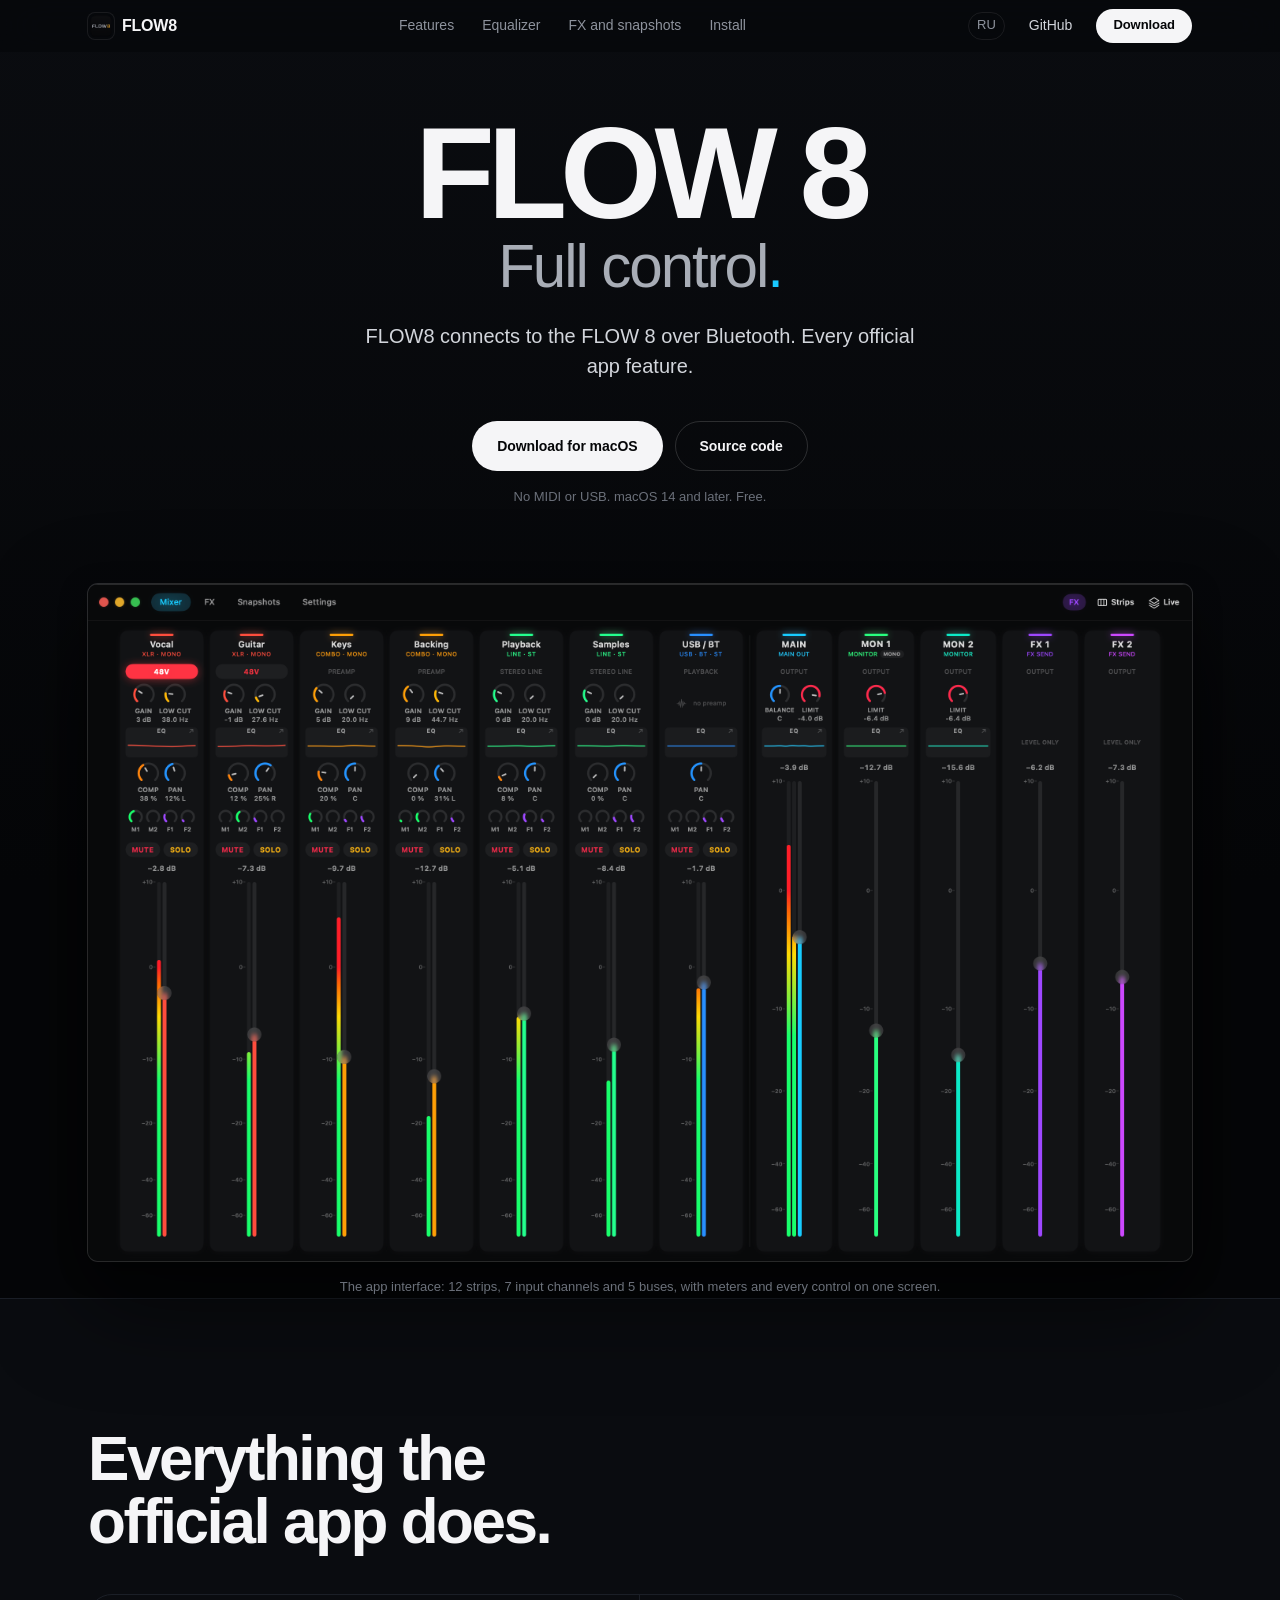
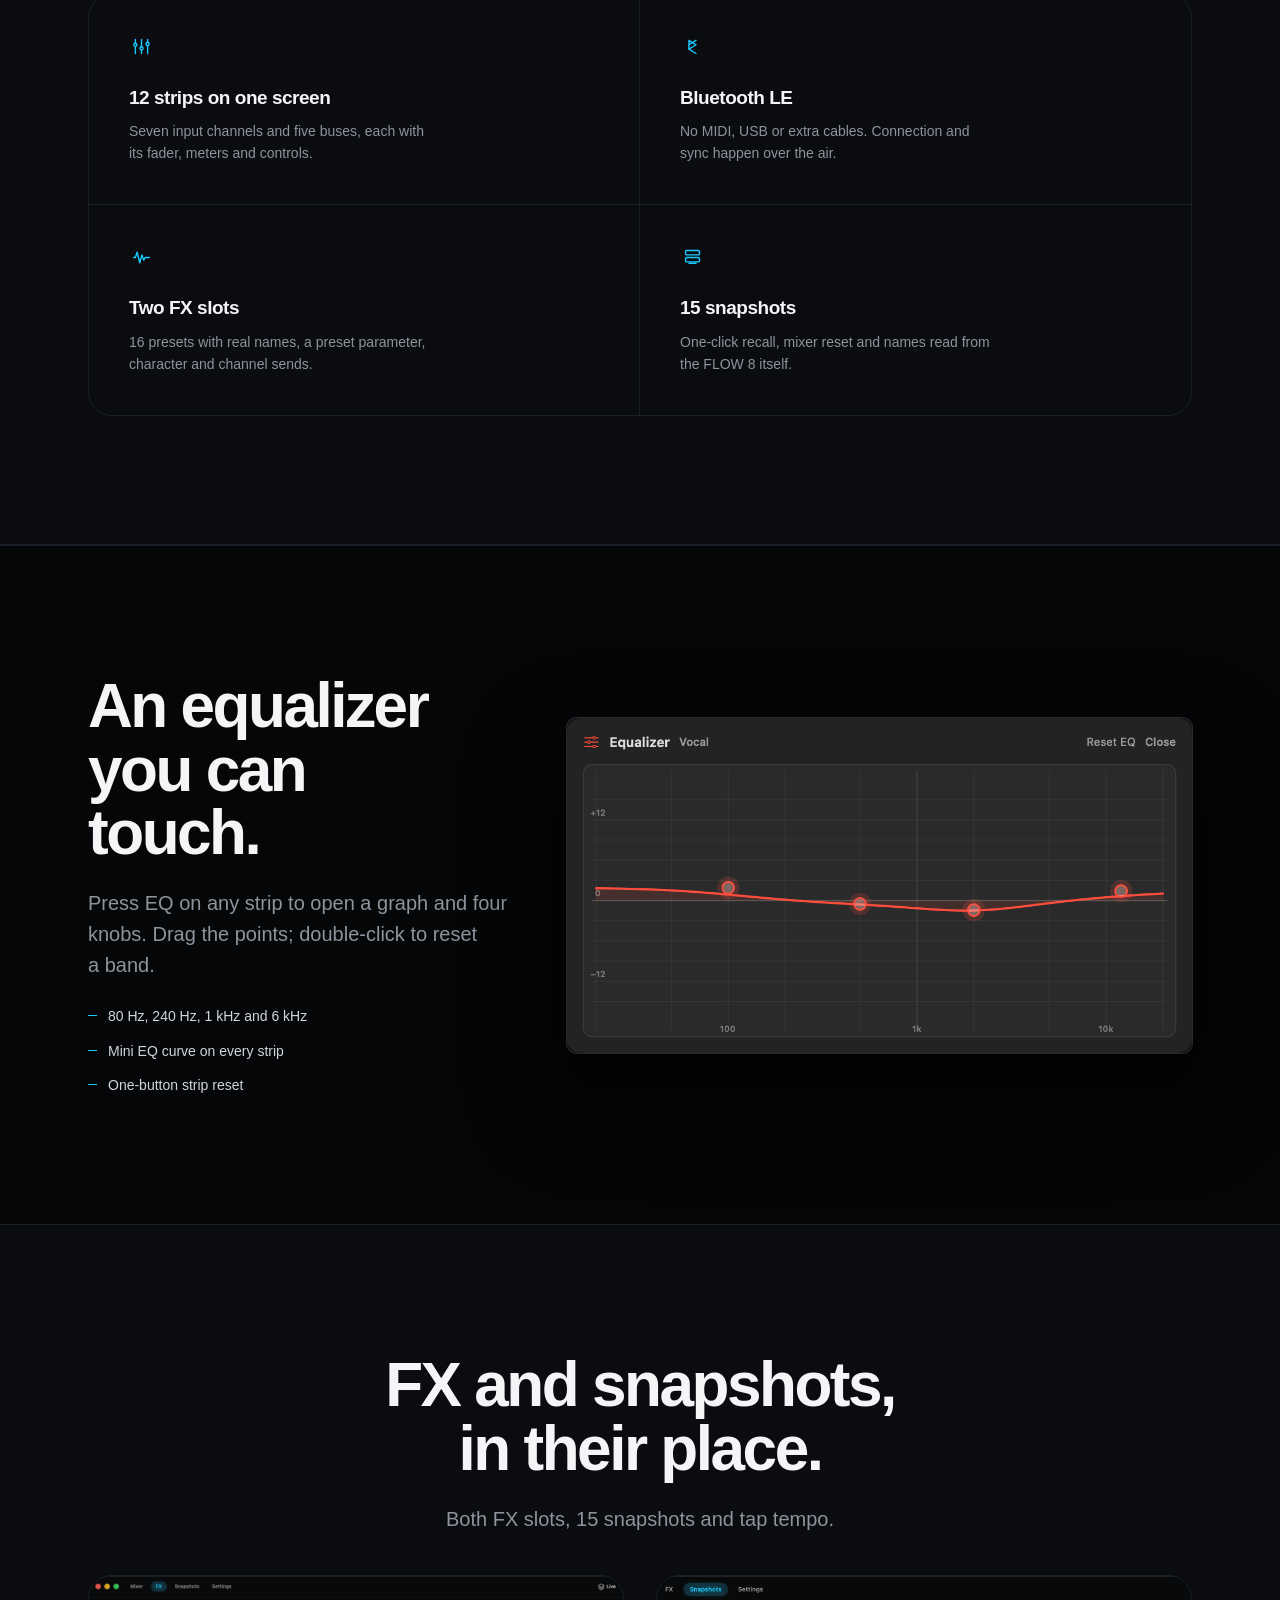
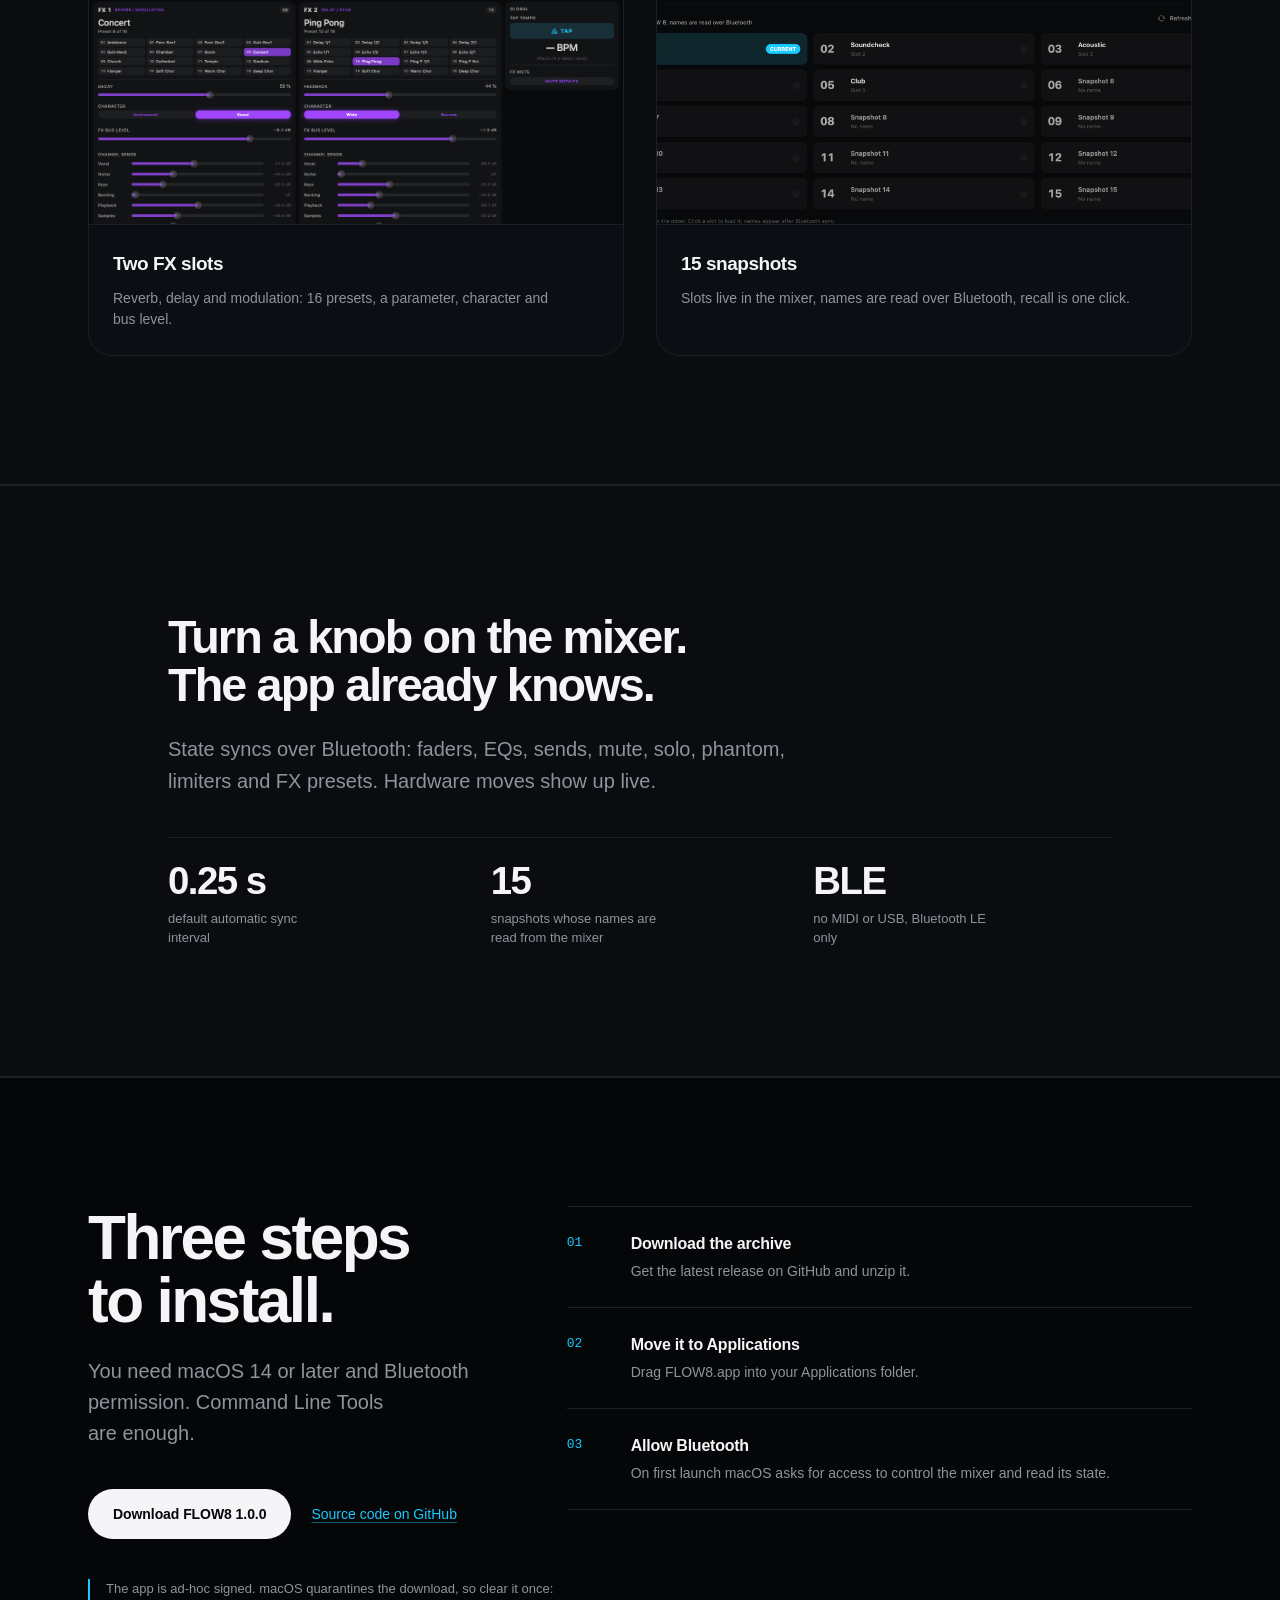
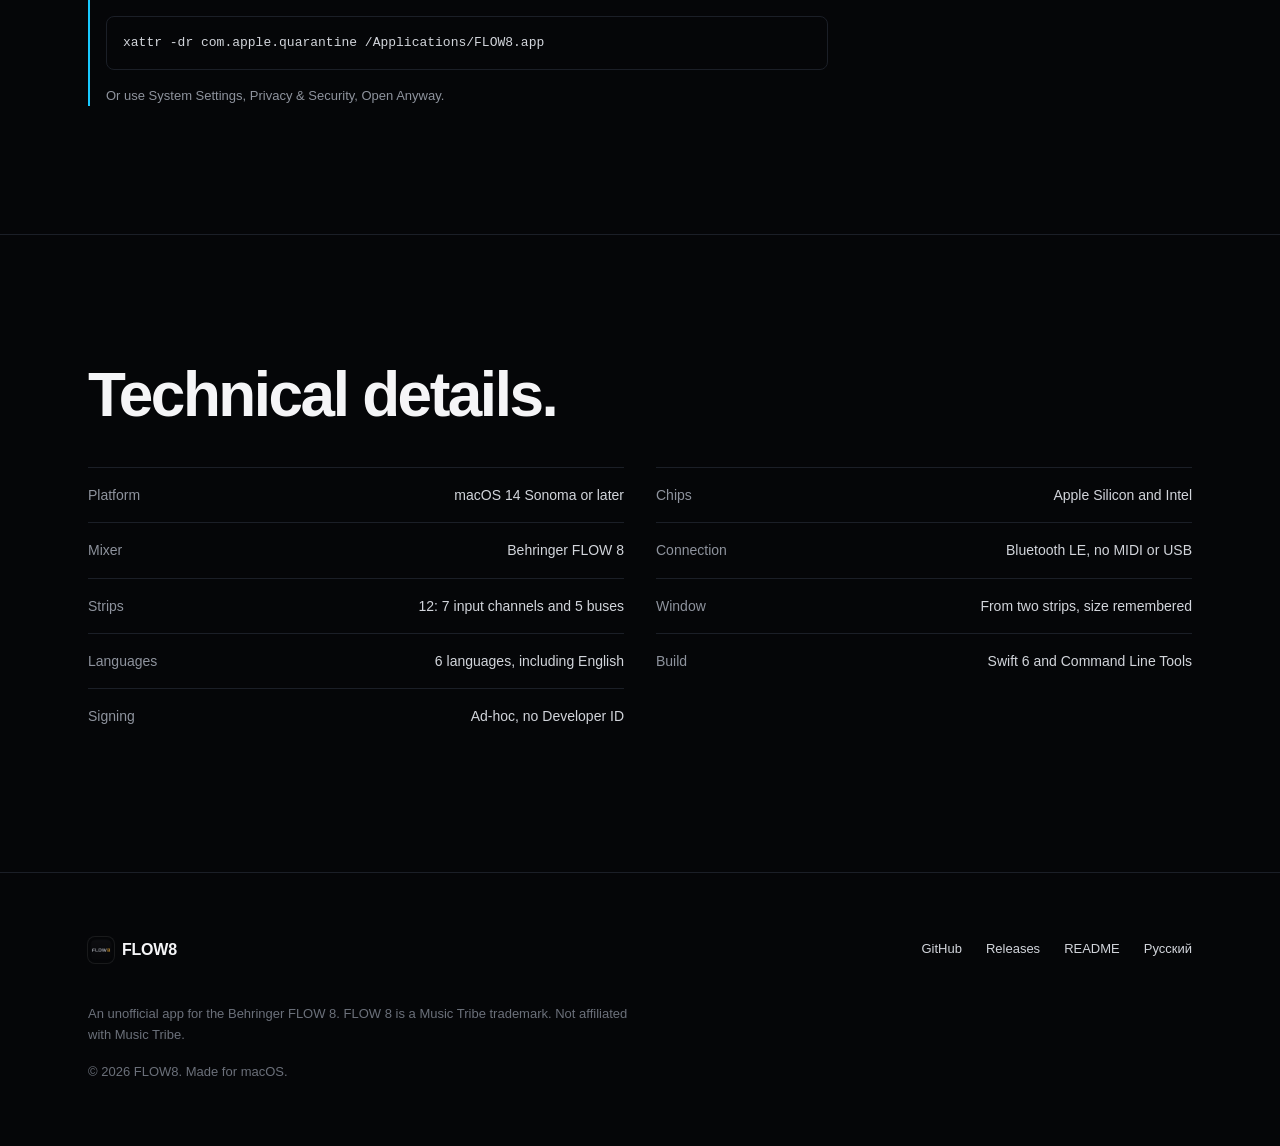
<file: docs/index.html>
<!doctype html>
<html lang="en">
<head>
  <meta charset="utf-8">
  <meta name="viewport" content="width=device-width, initial-scale=1">
  <title>FLOW8: full control of the Behringer FLOW 8 over Bluetooth</title>
  <meta name="description" content="A native macOS app that controls the Behringer FLOW 8 over Bluetooth: every channel, EQ, FX and snapshot. The full feature set of the official app, without MIDI or USB.">
  <meta name="theme-color" content="#050608">
  <link rel="canonical" href="https://repentov-dev.github.io/FLOW8/">
  <link rel="alternate" hreflang="en" href="https://repentov-dev.github.io/FLOW8/">
  <link rel="alternate" hreflang="ru" href="https://repentov-dev.github.io/FLOW8/ru/">
  <link rel="alternate" hreflang="x-default" href="https://repentov-dev.github.io/FLOW8/">
  <link rel="icon" type="image/png" href="assets/app-icon.png">
  <link rel="apple-touch-icon" href="assets/apple-touch-icon.png">
  <link rel="preload" as="image" href="assets/flow8-mixer.png">

  <meta property="og:type" content="website">
  <meta property="og:locale" content="en_US">
  <meta property="og:locale:alternate" content="ru_RU">
  <meta property="og:title" content="FLOW8: full control of the Behringer FLOW 8 over Bluetooth">
  <meta property="og:description" content="Every channel, EQ, FX and snapshot in a native macOS app. Connects to the mixer over Bluetooth, without MIDI or USB.">
  <meta property="og:url" content="https://repentov-dev.github.io/FLOW8/">
  <meta property="og:image" content="https://repentov-dev.github.io/FLOW8/assets/social-preview.png">
  <meta property="og:image:width" content="1280">
  <meta property="og:image:height" content="640">
  <meta name="twitter:card" content="summary_large_image">

  <link rel="stylesheet" href="css/site.css">
</head>
<body>
  <a class="skip-link" href="#main">Skip to content</a>

  <header class="nav" data-nav>
    <div class="nav-inner container">
      <a class="brand" href="#top" aria-label="FLOW8, back to top">
        <img src="assets/app-icon.png" width="26" height="26" alt="">
        <span>FLOW8</span>
      </a>

      <nav class="nav-links" aria-label="Primary">
        <a href="#features">Features</a>
        <a href="#eq">Equalizer</a>
        <a href="#fx">FX and snapshots</a>
        <a href="#install">Install</a>
      </nav>

      <div class="nav-actions">
        <a class="lang-switch" href="ru/" hreflang="ru" lang="ru" aria-label="Switch to Russian">RU</a>
        <a class="nav-github" href="https://github.com/repentov-dev/FLOW8">GitHub</a>
        <a class="btn btn-primary btn-small" href="https://github.com/repentov-dev/FLOW8/releases/latest">Download</a>
      </div>
    </div>
  </header>

  <main id="main">
    <section class="hero" id="top">
      <div class="container hero-copy">
        <h1>
          <span class="hero-name">FLOW 8</span>
          <span class="hero-line">Full control<span class="hero-dot">.</span></span>
        </h1>
        <p class="hero-lead">FLOW8 connects to the FLOW 8 over Bluetooth. Every official app feature.</p>
        <div class="hero-actions">
          <a class="btn btn-primary" href="https://github.com/repentov-dev/FLOW8/releases/latest">Download for macOS</a>
          <a class="btn btn-ghost" href="https://github.com/repentov-dev/FLOW8">Source code</a>
        </div>
        <p class="hero-facts">No MIDI or USB. macOS 14 and later. Free.</p>
      </div>

      <div class="hero-stage">
        <figure class="shot shot-hero">
          <div class="shot-frame">
            <img src="assets/flow8-mixer.png" width="2800" height="1718" fetchpriority="high"
                 alt="The FLOW8 window with seven channels and five buses, including faders, knobs, equalizers and level meters.">
          </div>
          <figcaption>The app interface: 12 strips, 7 input channels and 5 buses, with meters and every control on one screen.</figcaption>
        </figure>
      </div>
    </section>

    <section class="section section-features" id="features">
      <div class="container">
        <header class="section-head reveal">
          <h2>Everything the official app does.</h2>
        </header>

        <div class="feature-grid reveal" data-delay="1">
          <article class="feature">
            <div class="feature-icon" aria-hidden="true">
              <svg viewBox="0 0 24 24">
                <path d="M5 4v4M5 12v8M12 4v8M12 16v4M19 4v3M19 11v9"/>
                <circle cx="5" cy="10" r="1.8"/>
                <circle cx="12" cy="14" r="1.8"/>
                <circle cx="19" cy="9" r="1.8"/>
              </svg>
            </div>
            <h3>12 strips on one screen</h3>
            <p>Seven input channels and five buses, each with its fader, meters and controls.</p>
          </article>

          <article class="feature">
            <div class="feature-icon" aria-hidden="true">
              <svg viewBox="0 0 24 24">
                <path d="M8 5l8 5-8 5V5z"/>
                <path d="M8 15l8 5"/>
                <path d="M16 5l-8 5"/>
              </svg>
            </div>
            <h3>Bluetooth LE</h3>
            <p>No MIDI, USB or extra cables. Connection and sync happen over the air.</p>
          </article>

          <article class="feature">
            <div class="feature-icon" aria-hidden="true">
              <svg viewBox="0 0 24 24">
                <path d="M3 12h2l2-6 3 12 2.5-9 2 6 1.5-3h5"/>
              </svg>
            </div>
            <h3>Two FX slots</h3>
            <p>16 presets with real names, a preset parameter, character and channel sends.</p>
          </article>

          <article class="feature">
            <div class="feature-icon" aria-hidden="true">
              <svg viewBox="0 0 24 24">
                <rect x="4" y="4" width="16" height="5" rx="1.4"/>
                <rect x="4" y="12" width="16" height="5" rx="1.4"/>
                <path d="M8 18.5h8"/>
              </svg>
            </div>
            <h3>15 snapshots</h3>
            <p>One-click recall, mixer reset and names read from the FLOW 8 itself.</p>
          </article>
        </div>
      </div>
    </section>

    <section class="section" id="eq">
      <div class="container split reveal">
        <div class="split-copy">
          <h2>An equalizer you can touch.</h2>
          <p>Press EQ on any strip to open a graph and four knobs. Drag the points; double-click to reset a band.</p>
          <ul class="ticks">
            <li>80 Hz, 240 Hz, 1 kHz and 6 kHz</li>
            <li>Mini EQ curve on every strip</li>
            <li>One-button strip reset</li>
          </ul>
        </div>

        <figure class="shot shot-eq">
          <div class="shot-frame">
            <img src="assets/flow8-eq.png" width="1120" height="600" loading="lazy"
                 alt="The FLOW8 equalizer window with an EQ curve and four draggable points at 80 Hz, 240 Hz, 1 kHz and 6 kHz.">
          </div>
        </figure>
      </div>
    </section>

    <section class="section section-features" id="fx">
      <div class="container">
        <header class="section-head center reveal">
          <h2>FX and snapshots, in their place.</h2>
          <p>Both FX slots, 15 snapshots and tap tempo.</p>
        </header>

        <div class="cards-2">
          <article class="card reveal">
            <div class="card-media">
              <img src="assets/flow8-fx.png" width="2360" height="1146" loading="lazy"
                   alt="The FLOW8 FX page with two slots, presets, parameters and sends for every channel.">
            </div>
            <div class="card-body">
              <h3>Two FX slots</h3>
              <p>Reverb, delay and modulation: 16 presets, a parameter, character and bus level.</p>
            </div>
          </article>

          <article class="card reveal" data-delay="1">
            <div class="card-media">
              <img src="assets/flow8-snapshots.png" width="2360" height="850" loading="lazy"
                   alt="The FLOW8 snapshots page with fifteen slots, named presets and the current slot highlighted.">
            </div>
            <div class="card-body">
              <h3>15 snapshots</h3>
              <p>Slots live in the mixer, names are read over Bluetooth, recall is one click.</p>
            </div>
          </article>
        </div>
      </div>
    </section>

    <section class="section section-sync" id="sync">
      <div class="container sync reveal">
        <h2>Turn a knob on the mixer. The app already knows.</h2>
        <p>State syncs over Bluetooth: faders, EQs, sends, mute, solo, phantom, limiters and FX presets. Hardware moves show up live.</p>

        <div class="sync-metrics">
          <div>
            <strong>0.25 s</strong>
            <span>default automatic sync interval</span>
          </div>
          <div>
            <strong>15</strong>
            <span>snapshots whose names are read from the mixer</span>
          </div>
          <div>
            <strong>BLE</strong>
            <span>no MIDI or USB, Bluetooth LE only</span>
          </div>
        </div>
      </div>
    </section>

    <section class="section" id="install">
      <div class="container">
        <div class="install-grid reveal">
          <div class="install-copy">
            <h2>Three steps to install.</h2>
            <p>You need macOS 14 or later and Bluetooth permission. Command Line Tools are enough.</p>
            <div class="install-actions">
              <a class="btn btn-primary" href="https://github.com/repentov-dev/FLOW8/releases/latest">Download FLOW8 1.0.0</a>
              <a class="text-link" href="https://github.com/repentov-dev/FLOW8">Source code on GitHub</a>
            </div>
          </div>

          <ol class="steps">
            <li>
              <div>
                <h3>Download the archive</h3>
                <p>Get the latest release on GitHub and unzip it.</p>
              </div>
            </li>
            <li>
              <div>
                <h3>Move it to Applications</h3>
                <p>Drag FLOW8.app into your Applications folder.</p>
              </div>
            </li>
            <li>
              <div>
                <h3>Allow Bluetooth</h3>
                <p>On first launch macOS asks for access to control the mixer and read its state.</p>
              </div>
            </li>
          </ol>
        </div>

        <div class="install-note reveal">
          <p>The app is ad-hoc signed. macOS quarantines the download, so clear it once:</p>
          <pre><code>xattr -dr com.apple.quarantine /Applications/FLOW8.app</code></pre>
          <p>Or use System Settings, Privacy &amp; Security, Open Anyway.</p>
        </div>
      </div>
    </section>

    <section class="section" id="specs">
      <div class="container">
        <header class="section-head reveal">
          <h2>Technical details.</h2>
        </header>

        <dl class="specs reveal" data-delay="1">
          <div>
            <dt>Platform</dt>
            <dd>macOS 14 Sonoma or later</dd>
          </div>
          <div>
            <dt>Chips</dt>
            <dd>Apple Silicon and Intel</dd>
          </div>
          <div>
            <dt>Mixer</dt>
            <dd>Behringer FLOW 8</dd>
          </div>
          <div>
            <dt>Connection</dt>
            <dd>Bluetooth LE, no MIDI or USB</dd>
          </div>
          <div>
            <dt>Strips</dt>
            <dd>12: 7 input channels and 5 buses</dd>
          </div>
          <div>
            <dt>Window</dt>
            <dd>From two strips, size remembered</dd>
          </div>
          <div>
            <dt>Languages</dt>
            <dd>6 languages, including English</dd>
          </div>
          <div>
            <dt>Build</dt>
            <dd>Swift 6 and Command Line Tools</dd>
          </div>
          <div>
            <dt>Signing</dt>
            <dd>Ad-hoc, no Developer ID</dd>
          </div>
        </dl>
      </div>
    </section>
  </main>

  <footer class="footer">
    <div class="container">
      <div class="footer-top">
        <a class="brand" href="#top" aria-label="FLOW8, back to top">
          <img src="assets/app-icon.png" width="26" height="26" alt="">
          <span>FLOW8</span>
        </a>
        <nav class="footer-links" aria-label="Links">
          <a href="https://github.com/repentov-dev/FLOW8">GitHub</a>
          <a href="https://github.com/repentov-dev/FLOW8/releases">Releases</a>
          <a href="https://github.com/repentov-dev/FLOW8#readme">README</a>
          <a href="ru/" hreflang="ru" lang="ru">Русский</a>
        </nav>
      </div>
      <p class="footer-note">An unofficial app for the Behringer FLOW 8. FLOW 8 is a Music Tribe trademark. Not affiliated with Music Tribe.</p>
      <p class="footer-legal">© 2026 FLOW8. Made for macOS.</p>
    </div>
  </footer>

  <script src="js/site.js" defer></script>
</body>
</html>
</file>
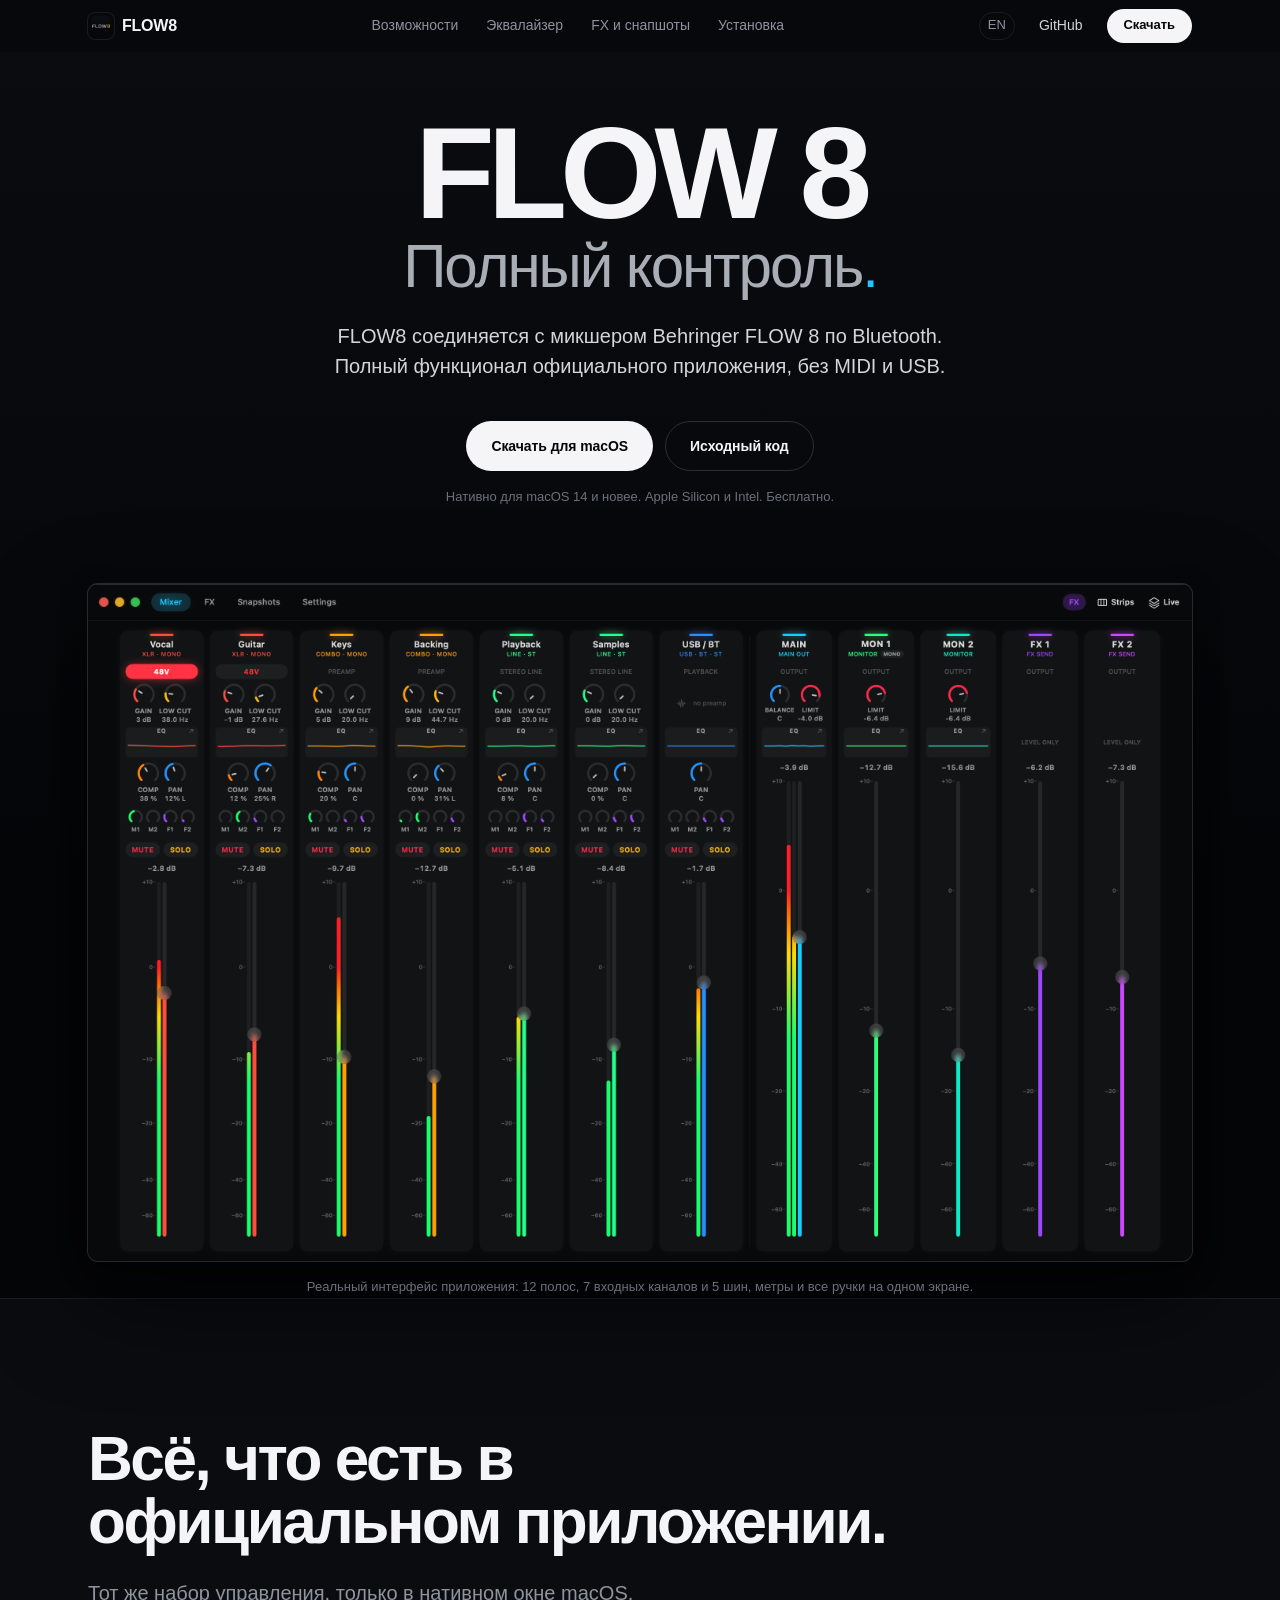
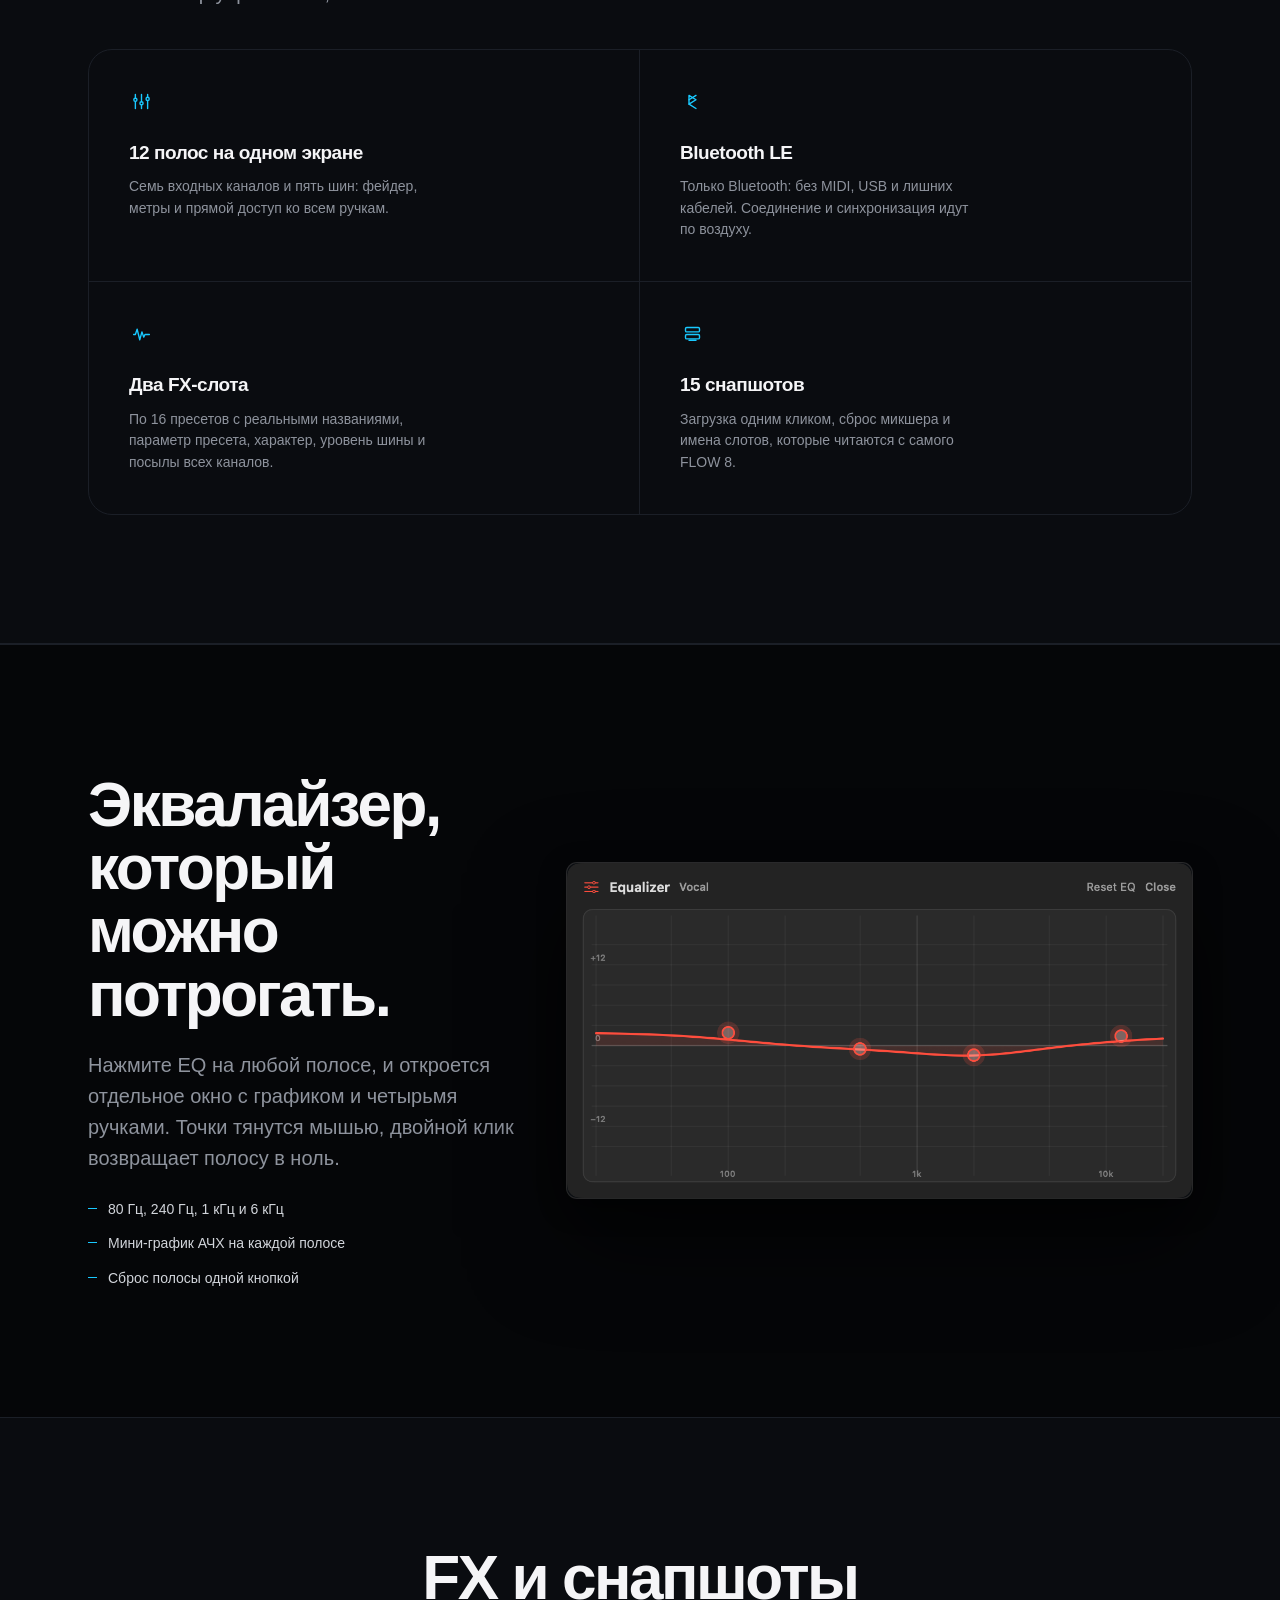
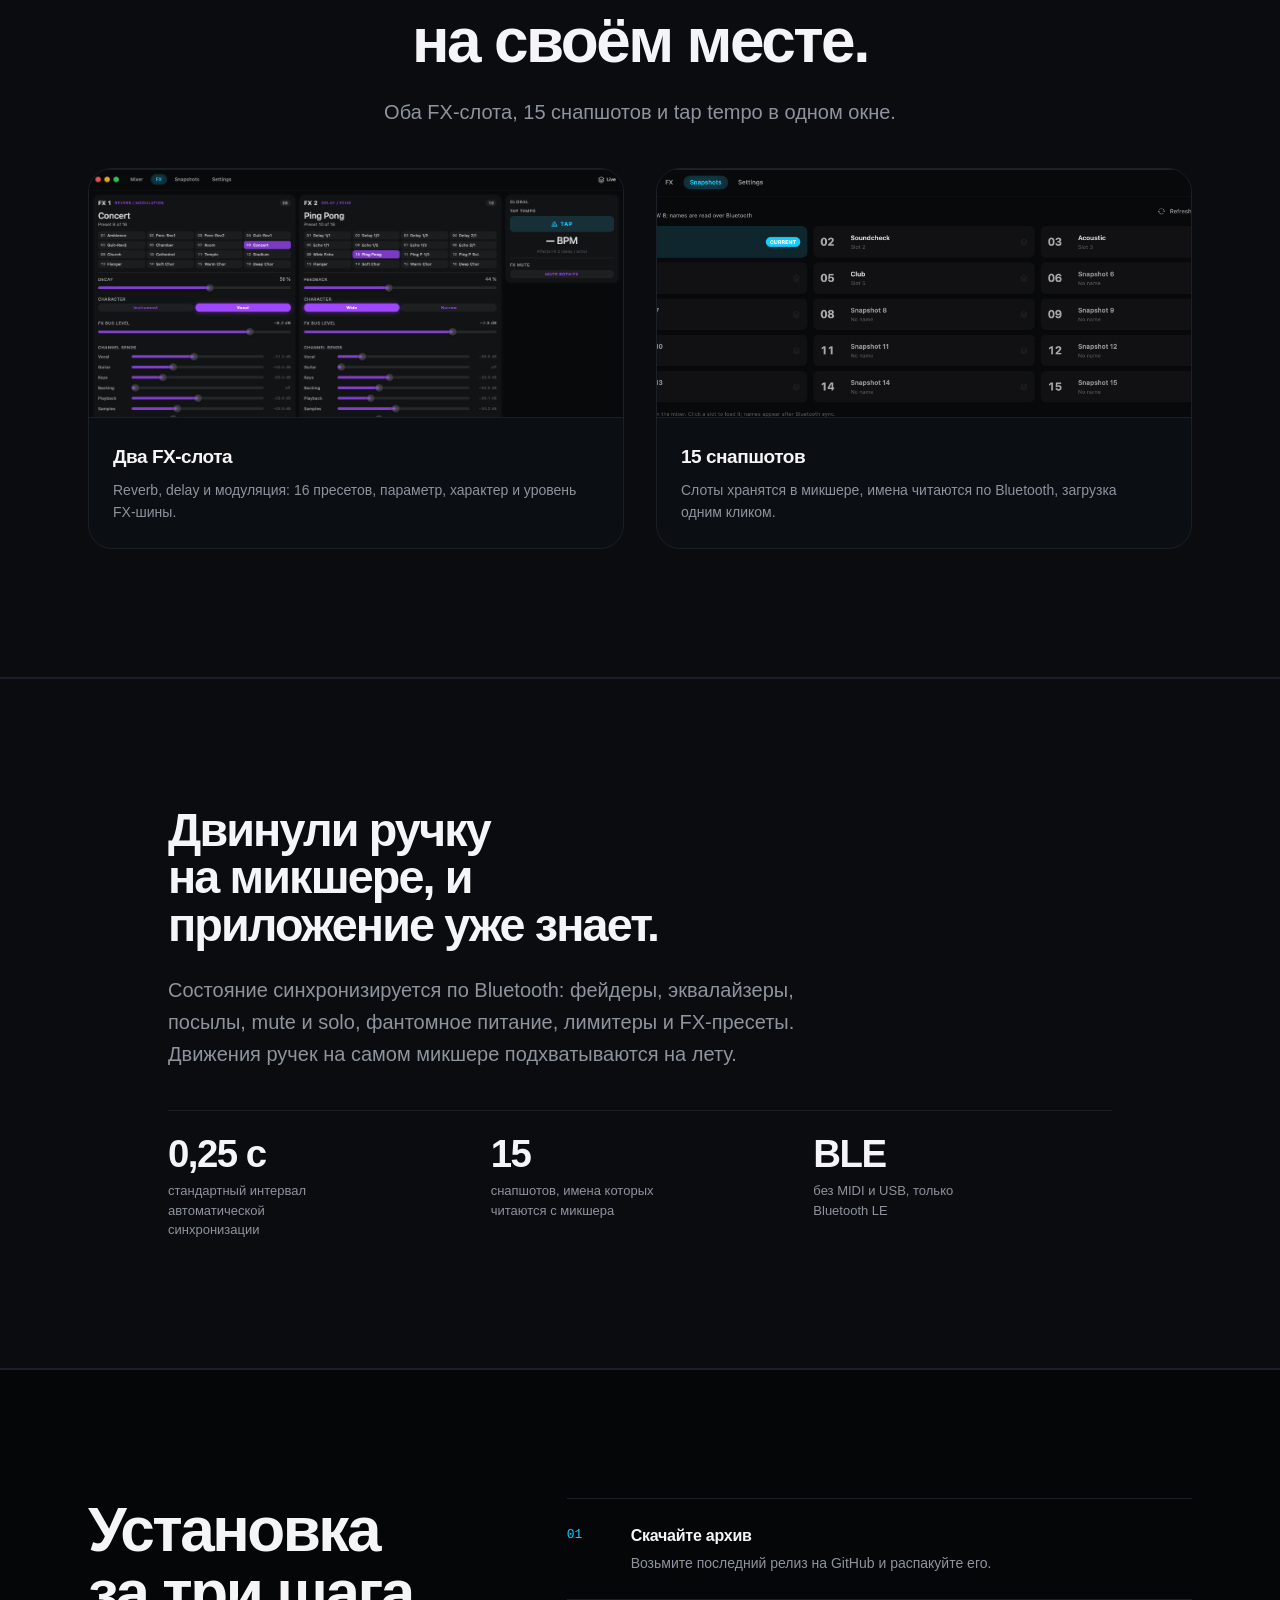
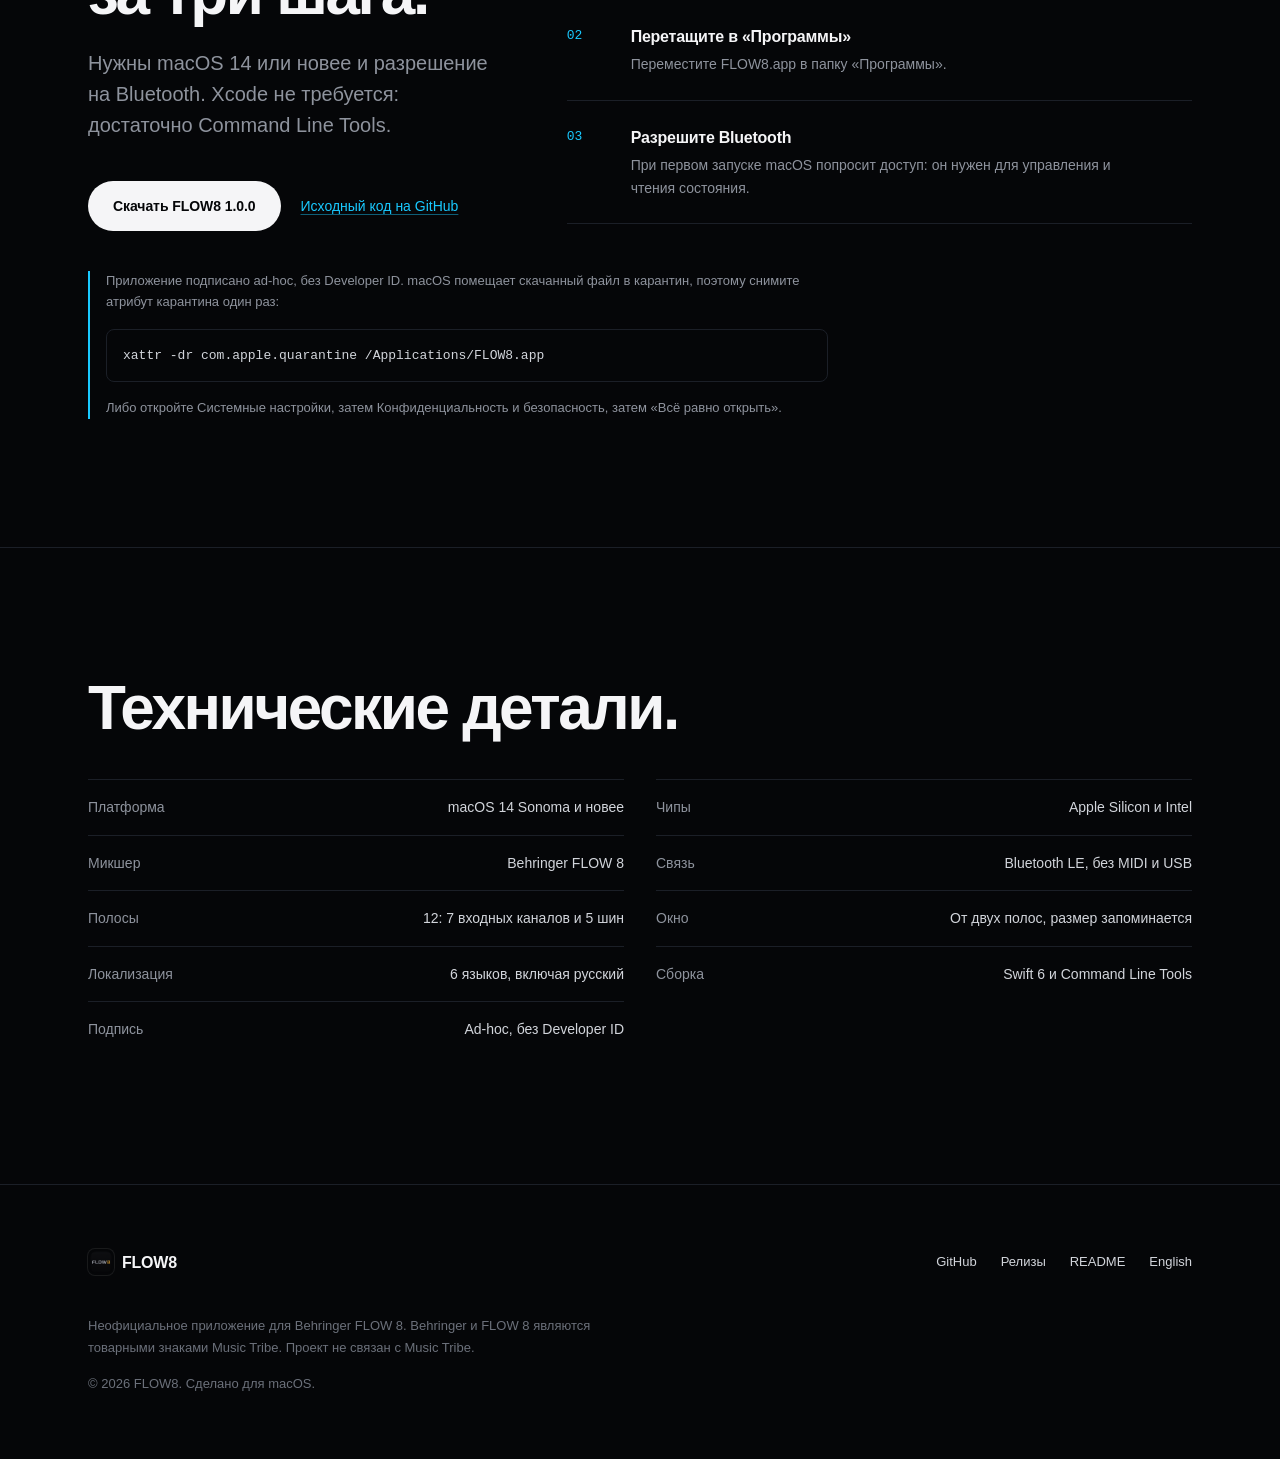
<file: docs/ru/index.html>
<!doctype html>
<html lang="ru">
<head>
  <meta charset="utf-8">
  <meta name="viewport" content="width=device-width, initial-scale=1">
  <title>FLOW8: полный контроль над Behringer FLOW 8 по Bluetooth</title>
  <meta name="description" content="Нативное приложение для macOS управляет микшером Behringer FLOW 8 по Bluetooth: все каналы, эквалайзер, FX и снапшоты. Полный функционал официального приложения, без MIDI и USB.">
  <meta name="theme-color" content="#050608">
  <link rel="canonical" href="https://repentov-dev.github.io/FLOW8/ru/">
  <link rel="alternate" hreflang="en" href="https://repentov-dev.github.io/FLOW8/">
  <link rel="alternate" hreflang="ru" href="https://repentov-dev.github.io/FLOW8/ru/">
  <link rel="alternate" hreflang="x-default" href="https://repentov-dev.github.io/FLOW8/">
  <link rel="icon" type="image/png" href="../assets/app-icon.png">
  <link rel="apple-touch-icon" href="../assets/apple-touch-icon.png">
  <link rel="preload" as="image" href="../assets/flow8-mixer.png">

  <meta property="og:type" content="website">
  <meta property="og:locale" content="ru_RU">
  <meta property="og:locale:alternate" content="en_US">
  <meta property="og:title" content="FLOW8: полный контроль над Behringer FLOW 8 по Bluetooth">
  <meta property="og:description" content="Все каналы, эквалайзер, FX и снапшоты в нативном приложении для macOS. Подключение к микшеру по Bluetooth, без MIDI и USB.">
  <meta property="og:url" content="https://repentov-dev.github.io/FLOW8/ru/">
  <meta property="og:image" content="https://repentov-dev.github.io/FLOW8/assets/social-preview.png">
  <meta property="og:image:width" content="1280">
  <meta property="og:image:height" content="640">
  <meta name="twitter:card" content="summary_large_image">

  <link rel="stylesheet" href="../css/site.css">
</head>
<body>
  <a class="skip-link" href="#main">Перейти к содержимому</a>

  <header class="nav" data-nav>
    <div class="nav-inner container">
      <a class="brand" href="#top" aria-label="FLOW8, наверх">
        <img src="../assets/app-icon.png" width="26" height="26" alt="">
        <span>FLOW8</span>
      </a>

      <nav class="nav-links" aria-label="Основная навигация">
        <a href="#features">Возможности</a>
        <a href="#eq">Эквалайзер</a>
        <a href="#fx">FX и снапшоты</a>
        <a href="#install">Установка</a>
      </nav>

      <div class="nav-actions">
        <a class="lang-switch" href="../" hreflang="en" lang="en" aria-label="Switch to English">EN</a>
        <a class="nav-github" href="https://github.com/repentov-dev/FLOW8">GitHub</a>
        <a class="btn btn-primary btn-small" href="https://github.com/repentov-dev/FLOW8/releases/latest">Скачать</a>
      </div>
    </div>
  </header>

  <main id="main">
    <section class="hero" id="top">
      <div class="container hero-copy">
        <h1>
          <span class="hero-name">FLOW 8</span>
          <span class="hero-line">Полный контроль<span class="hero-dot">.</span></span>
        </h1>
        <p class="hero-lead">FLOW8 соединяется с микшером Behringer FLOW 8 по Bluetooth. Полный функционал официального приложения, без MIDI и USB.</p>
        <div class="hero-actions">
          <a class="btn btn-primary" href="https://github.com/repentov-dev/FLOW8/releases/latest">Скачать для macOS</a>
          <a class="btn btn-ghost" href="https://github.com/repentov-dev/FLOW8">Исходный код</a>
        </div>
        <p class="hero-facts">Нативно для macOS 14 и новее. Apple Silicon и Intel. Бесплатно.</p>
      </div>

      <div class="hero-stage">
        <figure class="shot shot-hero">
          <div class="shot-frame">
            <img src="../assets/flow8-mixer.png" width="2800" height="1718" fetchpriority="high"
                 alt="Окно FLOW8: семь каналов и пять шин с фейдерами, ручками, эквалайзерами и метрами уровня.">
          </div>
          <figcaption>Реальный интерфейс приложения: 12 полос, 7 входных каналов и 5 шин, метры и все ручки на одном экране.</figcaption>
        </figure>
      </div>
    </section>

    <section class="section section-features" id="features">
      <div class="container">
        <header class="section-head reveal">
          <h2>Всё, что есть в официальном приложении.</h2>
          <p>Тот же набор управления, только в нативном окне macOS.</p>
        </header>

        <div class="feature-grid reveal" data-delay="1">
          <article class="feature">
            <div class="feature-icon" aria-hidden="true">
              <svg viewBox="0 0 24 24">
                <path d="M5 4v4M5 12v8M12 4v8M12 16v4M19 4v3M19 11v9"/>
                <circle cx="5" cy="10" r="1.8"/>
                <circle cx="12" cy="14" r="1.8"/>
                <circle cx="19" cy="9" r="1.8"/>
              </svg>
            </div>
            <h3>12 полос на одном экране</h3>
            <p>Семь входных каналов и пять шин: фейдер, метры и прямой доступ ко всем ручкам.</p>
          </article>

          <article class="feature">
            <div class="feature-icon" aria-hidden="true">
              <svg viewBox="0 0 24 24">
                <path d="M8 5l8 5-8 5V5z"/>
                <path d="M8 15l8 5"/>
                <path d="M16 5l-8 5"/>
              </svg>
            </div>
            <h3>Bluetooth LE</h3>
            <p>Только Bluetooth: без MIDI, USB и лишних кабелей. Соединение и синхронизация идут по воздуху.</p>
          </article>

          <article class="feature">
            <div class="feature-icon" aria-hidden="true">
              <svg viewBox="0 0 24 24">
                <path d="M3 12h2l2-6 3 12 2.5-9 2 6 1.5-3h5"/>
              </svg>
            </div>
            <h3>Два FX-слота</h3>
            <p>По 16 пресетов с реальными названиями, параметр пресета, характер, уровень шины и посылы всех каналов.</p>
          </article>

          <article class="feature">
            <div class="feature-icon" aria-hidden="true">
              <svg viewBox="0 0 24 24">
                <rect x="4" y="4" width="16" height="5" rx="1.4"/>
                <rect x="4" y="12" width="16" height="5" rx="1.4"/>
                <path d="M8 18.5h8"/>
              </svg>
            </div>
            <h3>15 снапшотов</h3>
            <p>Загрузка одним кликом, сброс микшера и имена слотов, которые читаются с самого FLOW 8.</p>
          </article>
        </div>
      </div>
    </section>

    <section class="section" id="eq">
      <div class="container split reveal">
        <div class="split-copy">
          <h2>Эквалайзер, который можно потрогать.</h2>
          <p>Нажмите EQ на любой полосе, и откроется отдельное окно с графиком и четырьмя ручками. Точки тянутся мышью, двойной клик возвращает полосу в ноль.</p>
          <ul class="ticks">
            <li>80 Гц, 240 Гц, 1 кГц и 6 кГц</li>
            <li>Мини-график АЧХ на каждой полосе</li>
            <li>Сброс полосы одной кнопкой</li>
          </ul>
        </div>

        <figure class="shot shot-eq">
          <div class="shot-frame">
            <img src="../assets/flow8-eq.png" width="1120" height="600" loading="lazy"
                 alt="Окно эквалайзера FLOW8 с графиком АЧХ и четырьмя точками на полосах 80 Гц, 240 Гц, 1 кГц и 6 кГц.">
          </div>
        </figure>
      </div>
    </section>

    <section class="section section-features" id="fx">
      <div class="container">
        <header class="section-head center reveal">
          <h2>FX и снапшоты на своём месте.</h2>
          <p>Оба FX-слота, 15 снапшотов и tap tempo в одном окне.</p>
        </header>

        <div class="cards-2">
          <article class="card reveal">
            <div class="card-media">
              <img src="../assets/flow8-fx.png" width="2360" height="1146" loading="lazy"
                   alt="Страница FX в FLOW8: два слота, пресеты, параметры и посылы каналов.">
            </div>
            <div class="card-body">
              <h3>Два FX-слота</h3>
              <p>Reverb, delay и модуляция: 16 пресетов, параметр, характер и уровень FX-шины.</p>
            </div>
          </article>

          <article class="card reveal" data-delay="1">
            <div class="card-media">
              <img src="../assets/flow8-snapshots.png" width="2360" height="850" loading="lazy"
                   alt="Страница снапшотов в FLOW8: пятнадцать слотов с именами, текущий слот выделен.">
            </div>
            <div class="card-body">
              <h3>15 снапшотов</h3>
              <p>Слоты хранятся в микшере, имена читаются по Bluetooth, загрузка одним кликом.</p>
            </div>
          </article>
        </div>
      </div>
    </section>

    <section class="section section-sync" id="sync">
      <div class="container sync reveal">
        <h2>Двинули ручку на микшере, и приложение уже знает.</h2>
        <p>Состояние синхронизируется по Bluetooth: фейдеры, эквалайзеры, посылы, mute и solo, фантомное питание, лимитеры и FX-пресеты. Движения ручек на самом микшере подхватываются на лету.</p>

        <div class="sync-metrics">
          <div>
            <strong>0,25 с</strong>
            <span>стандартный интервал автоматической синхронизации</span>
          </div>
          <div>
            <strong>15</strong>
            <span>снапшотов, имена которых читаются с микшера</span>
          </div>
          <div>
            <strong>BLE</strong>
            <span>без MIDI и USB, только Bluetooth LE</span>
          </div>
        </div>
      </div>
    </section>

    <section class="section" id="install">
      <div class="container">
        <div class="install-grid reveal">
          <div class="install-copy">
            <h2>Установка за три шага.</h2>
            <p>Нужны macOS 14 или новее и разрешение на Bluetooth. Xcode не требуется: достаточно Command Line Tools.</p>
            <div class="install-actions">
              <a class="btn btn-primary" href="https://github.com/repentov-dev/FLOW8/releases/latest">Скачать FLOW8 1.0.0</a>
              <a class="text-link" href="https://github.com/repentov-dev/FLOW8">Исходный код на GitHub</a>
            </div>
          </div>

          <ol class="steps">
            <li>
              <div>
                <h3>Скачайте архив</h3>
                <p>Возьмите последний релиз на GitHub и распакуйте его.</p>
              </div>
            </li>
            <li>
              <div>
                <h3>Перетащите в «Программы»</h3>
                <p>Переместите FLOW8.app в папку «Программы».</p>
              </div>
            </li>
            <li>
              <div>
                <h3>Разрешите Bluetooth</h3>
                <p>При первом запуске macOS попросит доступ: он нужен для управления и чтения состояния.</p>
              </div>
            </li>
          </ol>
        </div>

        <div class="install-note reveal">
          <p>Приложение подписано ad-hoc, без Developer ID. macOS помещает скачанный файл в карантин, поэтому снимите атрибут карантина один раз:</p>
          <pre><code>xattr -dr com.apple.quarantine /Applications/FLOW8.app</code></pre>
          <p>Либо откройте Системные настройки, затем Конфиденциальность и безопасность, затем «Всё равно открыть».</p>
        </div>
      </div>
    </section>

    <section class="section" id="specs">
      <div class="container">
        <header class="section-head reveal">
          <h2>Технические детали.</h2>
        </header>

        <dl class="specs reveal" data-delay="1">
          <div>
            <dt>Платформа</dt>
            <dd>macOS 14 Sonoma и новее</dd>
          </div>
          <div>
            <dt>Чипы</dt>
            <dd>Apple Silicon и Intel</dd>
          </div>
          <div>
            <dt>Микшер</dt>
            <dd>Behringer FLOW 8</dd>
          </div>
          <div>
            <dt>Связь</dt>
            <dd>Bluetooth LE, без MIDI и USB</dd>
          </div>
          <div>
            <dt>Полосы</dt>
            <dd>12: 7 входных каналов и 5 шин</dd>
          </div>
          <div>
            <dt>Окно</dt>
            <dd>От двух полос, размер запоминается</dd>
          </div>
          <div>
            <dt>Локализация</dt>
            <dd>6 языков, включая русский</dd>
          </div>
          <div>
            <dt>Сборка</dt>
            <dd>Swift 6 и Command Line Tools</dd>
          </div>
          <div>
            <dt>Подпись</dt>
            <dd>Ad-hoc, без Developer ID</dd>
          </div>
        </dl>
      </div>
    </section>
  </main>

  <footer class="footer">
    <div class="container">
      <div class="footer-top">
        <a class="brand" href="#top" aria-label="FLOW8, наверх">
          <img src="../assets/app-icon.png" width="26" height="26" alt="">
          <span>FLOW8</span>
        </a>
        <nav class="footer-links" aria-label="Ссылки">
          <a href="https://github.com/repentov-dev/FLOW8">GitHub</a>
          <a href="https://github.com/repentov-dev/FLOW8/releases">Релизы</a>
          <a href="https://github.com/repentov-dev/FLOW8#readme">README</a>
          <a href="../" hreflang="en" lang="en">English</a>
        </nav>
      </div>
      <p class="footer-note">Неофициальное приложение для Behringer FLOW 8. Behringer и FLOW 8 являются товарными знаками Music Tribe. Проект не связан с Music Tribe.</p>
      <p class="footer-legal">© 2026 FLOW8. Сделано для macOS.</p>
    </div>
  </footer>

  <script src="../js/site.js" defer></script>
</body>
</html>
</file>
<file: docs/css/site.css>
/* Hallmark · shape: Stage hero + one proof per capability · genre: modern-minimal · theme: Apple (by request) · job: download the app · idea: "Every strip of the mixer on one screen, lit like a product." · vibe: "quiet, precise, dark, confident"
 * paper: #050608 · accent: #19c9ff · display: system SF · body: system SF · hero: FLOW 8 wordmark over the full mixer · nav: translucent bar, wordmark and one action · footer: wordmark, links, disclaimer · imagery: real app screenshots · signature: all 12 strips visible at once
 * axes: dark/grotesk-sans/cool · posture: product on a stage · contrast: pass · fold: pass · v2.0.0 */
/* Hallmark · pre-emit critique: P5 H5 E4 S4 R5 V4 · weakest: E, expression is carried by the real screenshots, so the page around them stays quiet and lets the interface be the loud part */
/* Hallmark · waive 1 · Apple-style page on the platform face · a webfont would be a pastiche, and SF ships the optical sizing and tracking this page needs */
@import url("./tokens.css");
@import url("./base.css");

/* ---------- Navigation ---------- */

.nav {
  position: fixed;
  inset: 0 0 auto;
  z-index: var(--z-nav);
  height: 52px;
  background: var(--color-nav);
  border-bottom: var(--rule-hair) solid transparent;
  -webkit-backdrop-filter: blur(22px) saturate(160%);
  backdrop-filter: blur(22px) saturate(160%);
  transition:
    background-color var(--dur-short) var(--ease-out),
    border-color var(--dur-short) var(--ease-out);
}

.nav.is-scrolled {
  background: var(--color-nav-strong);
  border-bottom-color: var(--color-hairline);
}

.nav-inner {
  max-width: var(--container);
  height: 100%;
  display: flex;
  align-items: center;
  justify-content: space-between;
  gap: var(--space-lg);
}

.brand {
  display: inline-flex;
  align-items: center;
  gap: var(--space-xs);
  color: var(--color-ink);
  font-family: var(--font-display);
  font-size: var(--text-md);
  font-weight: 600;
  letter-spacing: -0.015em;
  text-decoration: none;
  flex: none;
}

.brand img {
  width: 26px;
  height: 26px;
  border-radius: 7px;
  box-shadow: 0 0 0 1px var(--color-hairline);
}

.nav-links {
  display: flex;
  align-items: center;
  gap: 28px;
  font-size: var(--text-sm);
  color: var(--color-muted);
}

.nav-links a {
  text-decoration: none;
  transition: color var(--dur-micro) var(--ease-out);
}

.nav-links a:hover { color: var(--color-ink); }

.nav-actions {
  display: flex;
  align-items: center;
  gap: var(--space-lg);
  flex: none;
}

.lang-switch {
  display: inline-flex;
  align-items: center;
  justify-content: center;
  min-width: 32px;
  height: 28px;
  padding: 0 var(--space-xs);
  border: var(--rule-hair) solid var(--color-hairline);
  border-radius: var(--radius-pill);
  color: var(--color-muted);
  font-size: var(--text-xs);
  font-weight: 500;
  text-decoration: none;
  transition:
    color var(--dur-micro) var(--ease-out),
    border-color var(--dur-micro) var(--ease-out);
}

.lang-switch:hover {
  color: var(--color-ink);
  border-color: var(--color-rule-strong);
}

.nav-github {
  font-size: var(--text-sm);
  color: var(--color-ink-2);
  text-decoration: none;
  transition: color var(--dur-micro) var(--ease-out);
}

.nav-github:hover { color: var(--color-ink); }

/* ---------- Buttons ---------- */

.btn {
  display: inline-flex;
  align-items: center;
  justify-content: center;
  gap: var(--space-xs);
  height: 50px;
  padding: 0 var(--space-lg);
  border: var(--rule-hair) solid transparent;
  border-radius: var(--radius-pill);
  font-family: var(--font-body);
  font-size: var(--text-sm);
  font-weight: 600;
  letter-spacing: -0.005em;
  text-decoration: none;
  cursor: pointer;
  transition:
    background-color var(--dur-micro) var(--ease-out),
    border-color var(--dur-micro) var(--ease-out),
    color var(--dur-micro) var(--ease-out),
    transform var(--dur-micro) var(--ease-out);
}

.btn:active { transform: scale(0.98); }

.btn-primary {
  background: var(--color-ink);
  color: var(--color-paper);
}

.btn-primary:hover { background: var(--color-white); }

.btn-ghost {
  background: transparent;
  border-color: var(--color-hairline-strong);
  color: var(--color-ink);
}

.btn-ghost:hover {
  background: var(--color-card-hi);
  border-color: var(--color-rule-strong);
}

.btn-small {
  height: 34px;
  padding: 0 var(--space-md);
  font-size: var(--text-xs);
}

/* ---------- Hero ---------- */

.hero {
  position: relative;
  padding: calc(52px + var(--space-2xl)) 0 0;
  background: linear-gradient(180deg, var(--color-paper-2) 0%, var(--color-paper) 68%);
  isolation: isolate;
}

.hero-copy {
  max-width: var(--container);
  text-align: center;
}

.hero h1 {
  font-size: var(--text-hero-name);
  line-height: 0.88;
  letter-spacing: -0.055em;
  color: var(--color-ink);
}

.hero-name { display: block; }

.hero-line {
  display: block;
  margin-top: 0.08em;
  font-size: var(--text-hero-line);
  font-weight: 500;
  line-height: 1.02;
  letter-spacing: -0.035em;
  color: var(--color-ink-3);
}

.hero-dot { color: var(--color-accent); }

.hero-lead {
  max-width: 660px;
  margin: var(--space-lg) auto 0;
  color: var(--color-ink-2);
  font-size: var(--text-lead);
  line-height: 1.5;
}

.hero-actions {
  display: flex;
  flex-wrap: wrap;
  justify-content: center;
  gap: var(--space-sm);
  margin-top: var(--space-xl);
}

.hero-facts {
  margin-top: var(--space-md);
  color: var(--color-dim);
  font-size: var(--text-xs);
}

.hero-stage {
  position: relative;
  max-width: var(--container);
  margin: clamp(44px, 6vw, 76px) auto 0;
  padding-inline: var(--gutter);
  isolation: isolate;
}

/* ---------- Screenshot frames ---------- */

.shot { margin: 0; }

.shot-frame {
  overflow: hidden;
  background: var(--color-card);
  border-radius: var(--radius-frame);
  box-shadow: var(--shadow-frame);
}

.shot-frame img {
  width: 100%;
  height: auto;
}

.shot-hero .shot-frame { transition: transform var(--dur-long) var(--ease-out); }

.shot-hero .shot-frame:hover { transform: translateY(-4px); }

.shot figcaption {
  margin-top: var(--space-md);
  color: var(--color-dim);
  font-size: var(--text-xs);
  text-align: center;
}

/* ---------- Section grammar ---------- */

.section {
  padding-block: var(--section-gap);
  border-top: var(--rule-hair) solid var(--color-rule);
}

.section-features {
  background: var(--color-paper-2);
  color: var(--color-ink);
  border-block: var(--rule-hair) solid var(--color-rule);
}

.section-head {
  max-width: 840px;
  margin-bottom: var(--space-xl);
}

.section-head.center {
  margin-inline: auto;
  text-align: center;
}

h2 {
  font-size: var(--text-section);
  line-height: 1.02;
  letter-spacing: -0.04em;
}

.section-head p,
.split-copy > p,
.install-copy > p {
  color: var(--color-muted);
  font-size: var(--text-lead);
  line-height: 1.55;
}

.section-head p {
  margin-top: var(--space-lg);
  max-width: 560px;
}

.section-head.center p { margin-inline: auto; }

/* ---------- Feature grid ---------- */

.feature-grid {
  display: grid;
  grid-template-columns: repeat(2, minmax(0, 1fr));
  overflow: hidden;
  border: var(--rule-hair) solid var(--color-rule);
  border-radius: var(--radius-card);
  background: var(--color-paper-2);
}

.feature {
  padding: var(--space-xl);
  border-right: var(--rule-hair) solid var(--color-rule);
  border-bottom: var(--rule-hair) solid var(--color-rule);
}

.feature:nth-child(2n) { border-right: 0; }
.feature:nth-last-child(-n + 2) { border-bottom: 0; }

.feature-icon {
  display: grid;
  place-items: center;
  width: 42px;
  height: 42px;
  margin-bottom: var(--space-lg);
  width: 24px;
  height: 24px;
  color: var(--color-accent);
}

.feature-icon svg {
  width: 21px;
  height: 21px;
  stroke: currentColor;
  fill: none;
  stroke-width: 1.6;
  stroke-linecap: round;
  stroke-linejoin: round;
}

.feature h3 {
  font-size: var(--text-card);
  letter-spacing: -0.025em;
}

.feature p {
  margin-top: var(--space-xs);
  max-width: 40ch;
  color: var(--color-muted);
  font-size: var(--text-sm);
  line-height: 1.55;
}

/* ---------- Split: EQ ---------- */

.split {
  display: grid;
  grid-template-columns: minmax(0, 5fr) minmax(0, 7fr);
  gap: var(--gap-columns);
  align-items: center;
}

.split-copy h2 { max-width: 11ch; }

.split-copy > p {
  margin-top: var(--space-lg);
  max-width: 42ch;
}

.ticks {
  display: grid;
  gap: var(--space-sm);
  margin: var(--space-lg) 0 0;
  padding: 0;
  list-style: none;
}

.ticks li {
  position: relative;
  padding-left: 20px;
  color: var(--color-ink-2);
  font-size: var(--text-sm);
}

.ticks li::before {
  content: "";
  position: absolute;
  left: 0;
  top: 0.72em;
  width: 9px;
  height: var(--rule-hair);
  background: var(--color-accent);
}

.shot-eq .shot-frame { border-radius: var(--radius-media); }

/* ---------- FX and snapshots ---------- */

.cards-2 {
  display: grid;
  grid-template-columns: repeat(2, minmax(0, 1fr));
  gap: var(--gap-columns);
}

.card {
  overflow: hidden;
  color: var(--color-ink);
  border: var(--rule-hair) solid var(--color-rule);
  border-radius: var(--radius-card);
  background: var(--color-card);
}

.card-media {
  overflow: hidden;
  color: var(--color-ink);
  background: var(--color-paper-3);
  border-bottom: var(--rule-hair) solid var(--color-rule);
}

.card-media img {
  width: 100%;
  aspect-ratio: 2.15;
  object-fit: cover;
  object-position: top center;
}

.card-body { padding: var(--space-lg); }

.card-body h3 {
  font-size: var(--text-card);
  letter-spacing: -0.025em;
}

.card-body p {
  margin-top: var(--space-xs);
  color: var(--color-muted);
  font-size: var(--text-sm);
  line-height: 1.55;
}

/* ---------- Sync statement ---------- */

.section-sync {
  border-block: var(--rule-hair) solid var(--color-rule);
  background: var(--color-paper-2);
  color: var(--color-ink);
}

.sync { max-width: 1040px; }

.sync h2 {
  max-width: 22ch;
  font-size: var(--text-section-s);
}

.sync > p {
  margin-top: var(--space-lg);
  max-width: 640px;
  color: var(--color-muted);
  font-size: var(--text-lead);
}

.sync-metrics {
  display: grid;
  grid-template-columns: repeat(3, minmax(0, 1fr));
  gap: var(--space-lg);
  margin-top: var(--space-xl);
  padding-top: var(--space-lg);
  border-top: var(--rule-hair) solid var(--color-rule);
}

.sync-metrics strong {
  display: block;
  font-family: var(--font-display);
  font-size: clamp(1.8rem, 3vw, 2.5rem);
  font-weight: 600;
  letter-spacing: -0.04em;
  line-height: 1;
  font-variant-numeric: tabular-nums;
}

.sync-metrics span {
  display: block;
  max-width: 24ch;
  margin-top: var(--space-xs);
  color: var(--color-muted);
  font-size: var(--text-xs);
  line-height: 1.5;
}

/* ---------- Install ---------- */

.install-grid {
  display: grid;
  grid-template-columns: minmax(0, 5fr) minmax(0, 7fr);
  gap: var(--gap-columns);
  align-items: start;
}

.install-copy > p {
  margin-top: var(--space-lg);
  max-width: 36ch;
}

.install-actions {
  display: flex;
  flex-wrap: wrap;
  align-items: center;
  gap: 20px;
  margin-top: var(--space-xl);
}

.text-link {
  color: var(--color-accent);
  font-size: var(--text-sm);
  font-weight: 500;
  text-decoration: underline;
  text-decoration-color: color-mix(in oklab, var(--color-accent) 45%, transparent);
  text-underline-offset: 0.22em;
  transition: text-decoration-color var(--dur-micro) var(--ease-out);
}

.text-link:hover { text-decoration-color: var(--color-accent); }

.steps {
  margin: 0;
  padding: 0;
  list-style: none;
  border-top: var(--rule-hair) solid var(--color-rule);
  counter-reset: step;
}

.steps li {
  display: grid;
  grid-template-columns: 40px minmax(0, 1fr);
  gap: var(--space-lg);
  counter-increment: step;
  padding: var(--space-lg) 0;
  border-bottom: var(--rule-hair) solid var(--color-rule);
}

.steps li::before {
  content: counter(step, decimal-leading-zero);
  padding-top: 2px;
  color: var(--color-accent);
  font-family: var(--font-mono);
  font-size: var(--text-xs);
  font-weight: 500;
  font-variant-numeric: tabular-nums;
}

.steps h3 {
  font-size: var(--text-md);
  letter-spacing: -0.015em;
}

.steps p {
  margin-top: var(--space-2xs);
  color: var(--color-muted);
  font-size: var(--text-sm);
}

.install-note {
  max-width: 740px;
  margin-top: var(--space-xl);
  padding-left: var(--space-md);
  border-left: 2px solid var(--color-accent);
  color: var(--color-muted);
  font-size: var(--text-xs);
  line-height: 1.6;
}

.install-note p { margin: 0; }

.install-note p + p { margin-top: var(--space-sm); }

.install-note pre {
  margin: var(--space-md) 0;
  padding: var(--space-md);
  overflow-x: auto;
  white-space: pre-wrap;
  overflow-wrap: anywhere;
  background: var(--color-paper);
  border: var(--rule-hair) solid var(--color-rule);
  border-radius: 8px;
  color: var(--color-ink-2);
  font-family: var(--font-mono);
  font-size: var(--text-xs);
  line-height: 1.5;
}

/* ---------- Specs ---------- */

.specs {
  display: grid;
  grid-template-columns: repeat(2, minmax(0, 1fr));
  gap: 0 var(--gap-columns);
  margin: var(--space-xl) 0 0;
}

.specs > div {
  display: flex;
  justify-content: space-between;
  gap: var(--space-lg);
  padding: var(--space-md) 0;
  border-top: var(--rule-hair) solid var(--color-rule);
}

.specs dt {
  color: var(--color-muted);
  font-size: var(--text-sm);
}

.specs dd {
  margin: 0;
  color: var(--color-ink-2);
  font-size: var(--text-sm);
  text-align: right;
}

/* ---------- Footer ---------- */

.footer {
  padding: var(--space-2xl) 0;
  border-top: var(--rule-hair) solid var(--color-rule);
  color: var(--color-dim);
  font-size: var(--text-xs);
}

.footer-top {
  display: flex;
  flex-wrap: wrap;
  align-items: center;
  justify-content: space-between;
  gap: var(--space-lg);
}

.footer-links {
  display: flex;
  flex-wrap: wrap;
  gap: var(--space-lg);
}

.footer-links a {
  color: var(--color-ink-2);
  text-decoration: none;
  transition: color var(--dur-micro) var(--ease-out);
}

.footer-links a:hover { color: var(--color-ink); }

.footer-note {
  max-width: 76ch;
  margin-top: var(--space-xl);
  line-height: 1.65;
}

.footer-legal { margin-top: var(--space-md); }

/* ---------- Reveal ---------- */

html.js .reveal {
  opacity: 0;
  transform: translate3d(0, 18px, 0);
  transition:
    opacity var(--dur-long) var(--ease-out),
    transform var(--dur-long) var(--ease-out);
}

html.js .reveal[data-delay="1"] { transition-delay: 60ms; }
html.js .reveal[data-delay="2"] { transition-delay: 120ms; }
html.js .reveal[data-delay="3"] { transition-delay: 180ms; }

html.js .reveal.is-in {
  opacity: 1;
  transform: none;
}

/* ---------- Responsive ---------- */

@media (max-width: 1080px) {
  .nav-links { gap: 20px; }

  .split,
  .install-grid { gap: var(--gap-columns); }
}

@media (max-width: 900px) {
  .nav-links,
  .nav-github { display: none; }

  .split,
  .install-grid {
    grid-template-columns: minmax(0, 1fr);
  }

  .split-copy h2,
  .split-copy > p { max-width: 100%; }

  .shot-eq { order: 2; }

  .sync-metrics {
    grid-template-columns: repeat(3, minmax(0, 1fr));
    gap: var(--space-md);
  }
}

@media (max-width: 760px) {
  .hero { padding-top: calc(52px + var(--space-xl)); }

  .feature-grid,
  .cards-2,
  .specs {
    grid-template-columns: minmax(0, 1fr);
  }

  .feature {
    border-right: 0;
    border-bottom: var(--rule-hair) solid var(--color-rule);
  }

  .feature:nth-child(2n) { border-right: 0; }
  .feature:nth-last-child(-n + 2) { border-bottom: var(--rule-hair) solid var(--color-rule); }
  .feature:last-child { border-bottom: 0; }

  .specs > div:first-child { border-top: 0; }

  .card-media img { aspect-ratio: 2.1; }

  .footer-top { align-items: flex-start; flex-direction: column; }
}

@media (max-width: 620px) {
  .sync-metrics { grid-template-columns: minmax(0, 1fr); }
  .sync-metrics > div + div { padding-top: var(--space-md); border-top: var(--rule-hair) solid var(--color-rule); }

  .hero-actions .btn { width: 100%; }

  .hero-facts { line-height: 1.5; }

  .shot figcaption { text-align: left; }

  .install-actions { align-items: flex-start; flex-direction: column; }
}

@media (prefers-reduced-motion: reduce) {
  html.js .reveal {
    opacity: 1;
    transform: none;
    transition: none;
  }

  .shot-hero .shot-frame { transition: none; }
}

@media (prefers-reduced-transparency: reduce) {
  .nav {
    background: var(--color-paper);
    -webkit-backdrop-filter: none;
    backdrop-filter: none;
  }
}

@media (prefers-contrast: more) {
  :root {
    --color-muted: var(--color-muted-contrast);
    --color-dim: var(--color-dim-contrast);
    --color-rule: var(--color-rule-contrast);
  }

  .nav {
    background: var(--color-paper);
    -webkit-backdrop-filter: none;
    backdrop-filter: none;
  }

  .shot-frame,
  .card,
  .feature-grid { border-color: var(--color-hairline-strong); }
}

@supports not ((backdrop-filter: blur(1px)) or (-webkit-backdrop-filter: blur(1px))) {
  .nav { background: var(--color-paper); }
}
</file>
